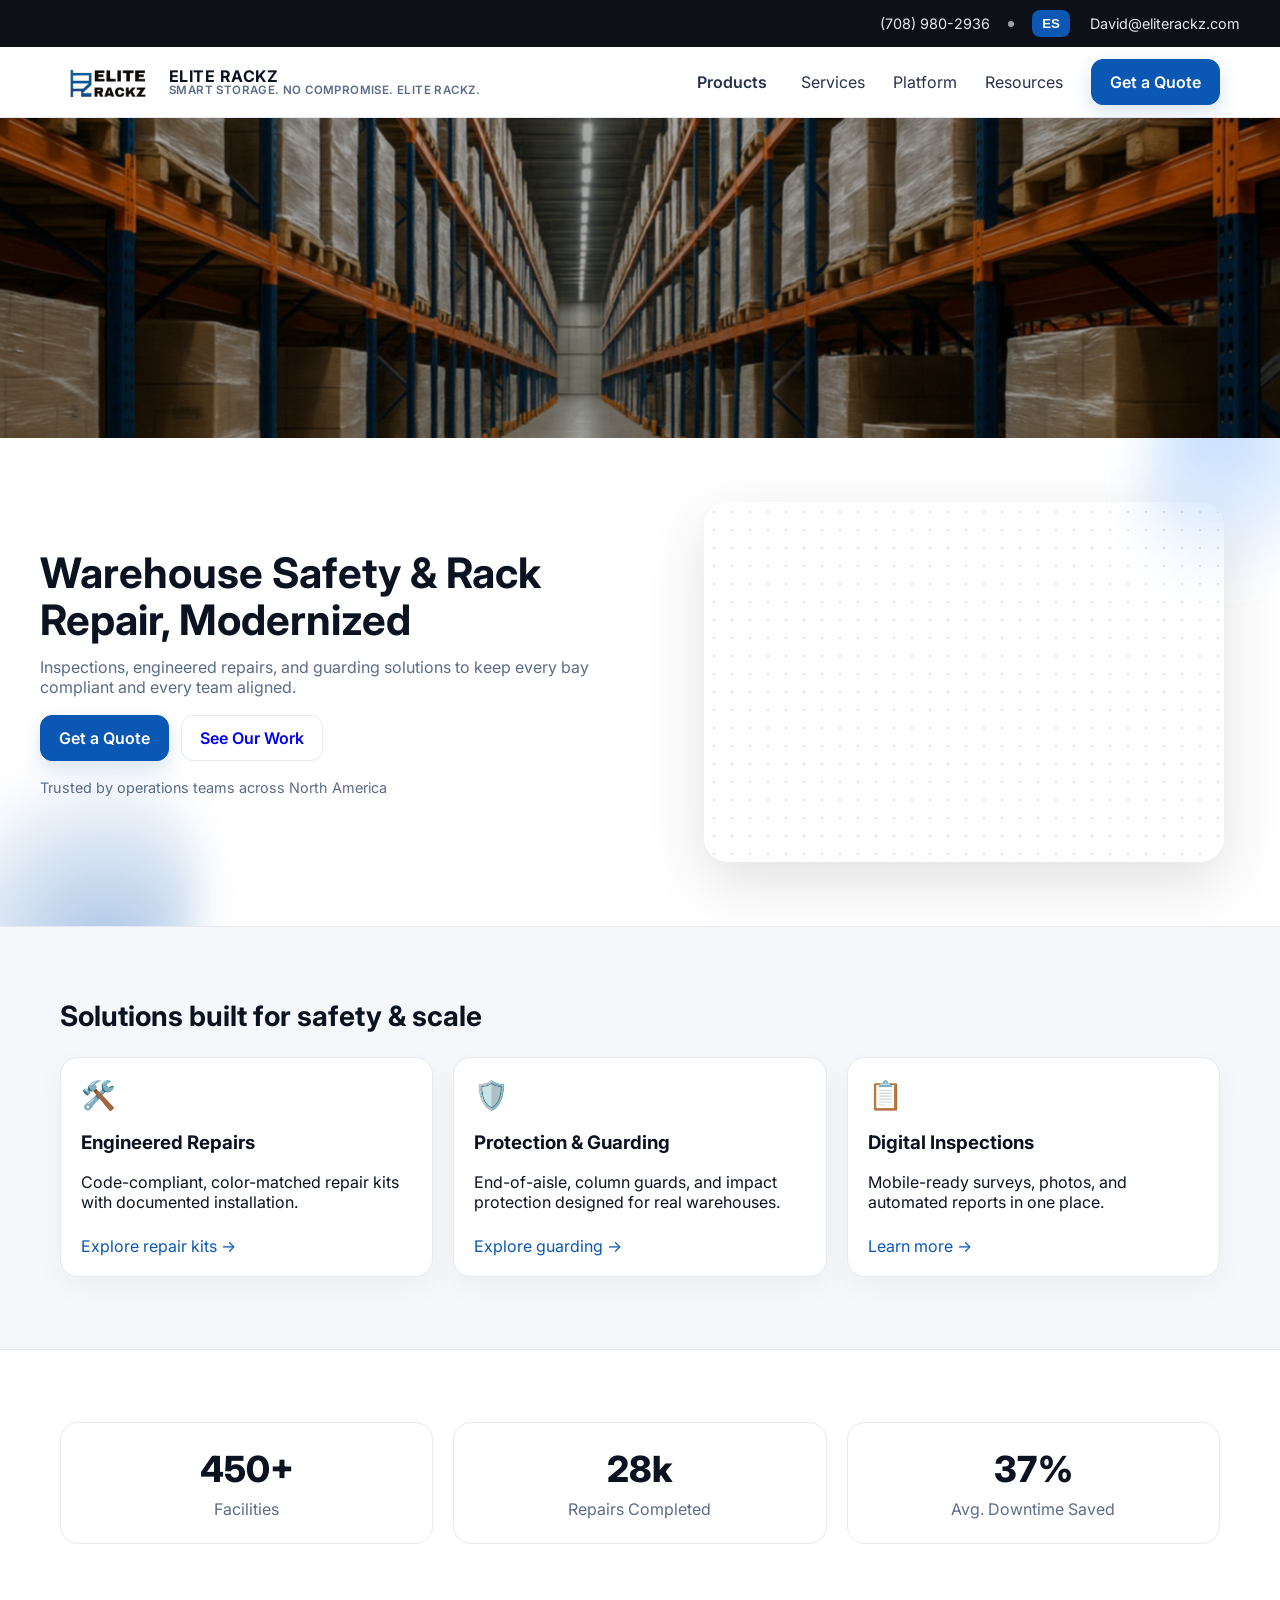
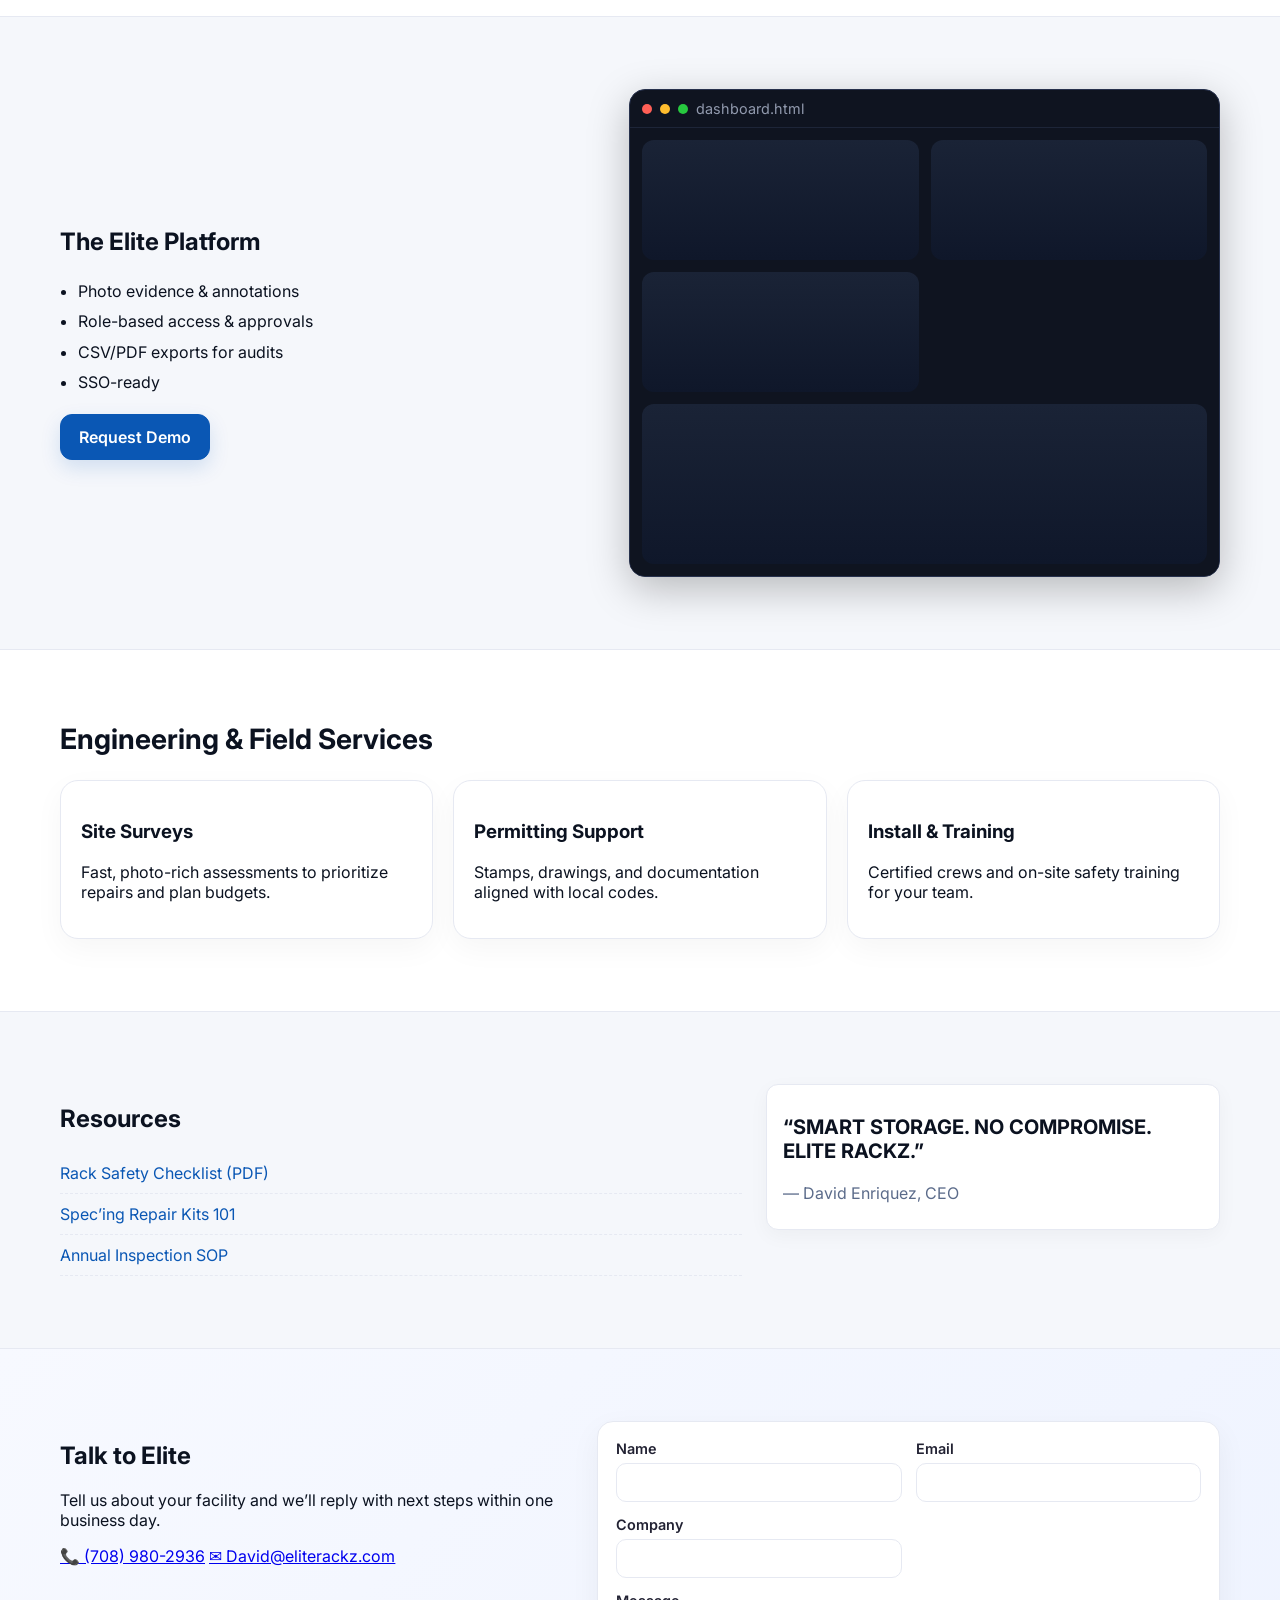
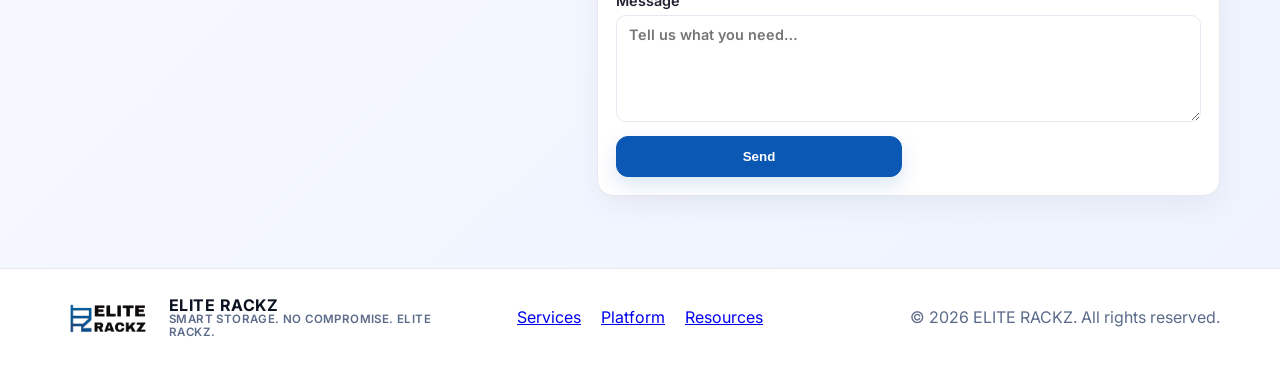
<file: index.html>
<!DOCTYPE html>
<html lang="en">
<head>
  <meta charset="utf-8" />
  <meta name="viewport" content="width=device-width, initial-scale=1" />
  <title>ELITE RACKZ — SMART STORAGE. NO COMPROMISE.</title>
  <link rel="preconnect" href="https://fonts.googleapis.com">
  <link rel="preconnect" href="https://fonts.gstatic.com" crossorigin>
  <link href="https://fonts.googleapis.com/css2?family=Inter:wght@400;500;600;700;800&display=swap" rel="stylesheet">
  <link rel="stylesheet" href="styles.css" />
</head>
<body>
  
  <div class="topbar">
    <div class="container topbar-inner">
      <span></span>
      <div class="contact-mini">
        <a href="tel:(708) 980-2936">(708) 980-2936</a>
        <span class="dot"></span>
        <button id="lang-toggle" class="lang-btn" aria-label="Cambiar a Español">ES</button>
        <a href="mailto:David@eliterackz.com">David@eliterackz.com</a>
      </div>
    </div>
  </div>

  
  <header class="header" id="top">
    <div class="container nav">
      <div class="brand">
        <img src="assets/logo.png" alt="ELITE RACKZ logo" class="logo" />
        <div class="brand-stack">
          <span class="brand-name">ELITE RACKZ</span>
          <span class="brand-slogan">SMART STORAGE. NO COMPROMISE. ELITE RACKZ.</span>
        </div>
      </div>
      <nav class="navlinks">
        <div class="dropdown">
          <button type="button" class="dropbtn" data-dropdown="products">Products</button>
          <div class="dropdown-menu">
            <a href="repair-kits.html">Pallet Rack Repair Kits</a>
            <a href="guarding.html">Guarding</a>
          </div>
        </div>
        <a href="#services">Services</a>
        <a href="#platform">Platform</a>
        <a href="#resources">Resources</a>
        <a class="btn primary" href="#contact">Get a Quote</a>
      </nav>
      <button class="mobile-menu" aria-label="Open menu">
        <span></span><span></span><span></span>
      </button>
    </div>
  </header>
  <div class="drawer" id="drawer" aria-hidden="true">
    <div class="drawer-group"><span>Products</span><a class="drawer-sublink" href="repair-kits.html">Pallet Rack Repair Kits</a><a class="drawer-sublink" href="guarding.html">Guarding</a></div>
    <a href="#services" class="drawer-link">Services</a>
    <a href="#platform" class="drawer-link">Platform</a>
    <a href="#resources" class="drawer-link">Resources</a>
    <a href="#contact" class="btn primary drawer-cta">Get a Quote</a>
  </div>

  <section class="hero-header" style="background-image:url('assets/warehouse-header-blur.jpg')">
    <div class="overlay"></div>
  </section>
  <section class="hero">
    <div class="container hero-inner">
      <div class="hero-copy aos">
        <h1>Warehouse Safety & Rack Repair, Modernized</h1>
        <p>Inspections, engineered repairs, and guarding solutions to keep every bay compliant and every team aligned.</p>
        <div class="hero-ctas">
          <a class="btn primary" href="#contact">Get a Quote</a>
          <a class="btn ghost" href="#platform">See Our Work</a>
        </div>
        <p class="trustline">Trusted by operations teams across North America</p>
      </div>
      <div class="hero-art aos" aria-hidden="true">
        <div class="glass-card">
          <div class="glass-line"></div>
          <div class="glass-line"></div>
          <div class="glass-line"></div>
          <div class="glass-grid"></div>
        </div>
      </div>
    </div>
    <div class="orb orb-a"></div>
    <div class="orb orb-b"></div>
  </section>

  <section id="solutions" class="section alt">
    <div class="container">
      <h2 class="section-title aos">Solutions built for safety & scale</h2>
      <div class="cards">
        <div class="card aos">
          <div class="icon">🛠️</div>
          <h3>Engineered Repairs</h3>
          <p>Code-compliant, color-matched repair kits with documented installation.</p>
          <a href="repair-kits.html" class="link">Explore repair kits →</a>
        </div>
        <div class="card aos">
          <div class="icon">🛡️</div>
          <h3>Protection & Guarding</h3>
          <p>End-of-aisle, column guards, and impact protection designed for real warehouses.</p>
          <a href="guarding.html" class="link">Explore guarding →</a>
        </div>
        <div class="card aos">
          <div class="icon">📋</div>
          <h3>Digital Inspections</h3>
          <p>Mobile-ready surveys, photos, and automated reports in one place.</p>
          <a href="#platform" class="link">Learn more →</a>
        </div>
      </div>
    </div>
  </section>

  <section class="section">
    <div class="container stats">
      <div class="stat aos"><div class="value">450+</div><div class="label">Facilities</div></div>
      <div class="stat aos"><div class="value">28k</div><div class="label">Repairs Completed</div></div>
      <div class="stat aos"><div class="value">37%</div><div class="label">Avg. Downtime Saved</div></div>
    </div>
  </section>

  <section id="platform" class="section alt">
    <div class="container platform">
      <div class="platform-copy aos">
        <h2>The Elite Platform</h2>
        <ul class="bullets">
          <li>Photo evidence & annotations</li>
          <li>Role-based access & approvals</li>
          <li>CSV/PDF exports for audits</li>
          <li>SSO-ready</li>
        </ul>
        <a href="#contact" class="btn primary">Request Demo</a>
      </div>
      <div class="platform-shot aos" aria-hidden="true">
        <div class="screen">
          <div class="titlebar"><span></span><span></span><span></span><em>dashboard.html</em></div>
          <div class="screen-grid">
            <div class="s-card"></div><div class="s-card"></div><div class="s-card"></div><div class="s-card wide"></div>
          </div>
        </div>
      </div>
    </div>
  </section>

  <section id="services" class="section">
    <div class="container">
      <h2 class="section-title aos">Engineering & Field Services</h2>
      <div class="cards">
        <div class="card aos"><h3>Site Surveys</h3><p>Fast, photo-rich assessments to prioritize repairs and plan budgets.</p></div>
        <div class="card aos"><h3>Permitting Support</h3><p>Stamps, drawings, and documentation aligned with local codes.</p></div>
        <div class="card aos"><h3>Install & Training</h3><p>Certified crews and on-site safety training for your team.</p></div>
      </div>
    </div>
  </section>

  <section id="resources" class="section alt">
    <div class="container resources">
      <div class="r-list aos">
        <h2>Resources</h2>
        <ul>
          <li><a href="#">Rack Safety Checklist (PDF)</a></li>
          <li><a href="#">Spec’ing Repair Kits 101</a></li>
          <li><a href="#">Annual Inspection SOP</a></li>
        </ul>
      </div>
      <div class="r-cta aos">
        <div class="quote">
          <p class="lead">“SMART STORAGE. NO COMPROMISE. ELITE RACKZ.”</p>
          <p class="byline">— David Enriquez, CEO</p>
        </div>
      </div>
    </div>
  </section>

  <section id="contact" class="section contact">
    <div class="container contact-inner aos">
      <div class="contact-copy">
        <h2>Talk to Elite</h2>
        <p>Tell us about your facility and we’ll reply with next steps within one business day.</p>
        <div class="contact-points">
          <a href="tel:(708) 980-2936">📞 (708) 980-2936</a>
          <a href="mailto:David@eliterackz.com">✉️ David@eliterackz.com</a>
        </div>
      </div>
      <form class="contact-form" name="contact" method="POST" data-netlify="true">
        <input type="hidden" name="form-name" value="contact">
        <label> Name <input type="text" name="name" required> </label>
        <label> Email <input type="email" name="email" required> </label>
        <label> Company <input type="text" name="company"> </label>
        <label class="full"> Message <textarea name="message" rows="5" placeholder="Tell us what you need…"></textarea> </label>
        <button class="btn primary" type="submit">Send</button>
      </form>
    </div>
  </section>

  
  <footer class="footer">
    <div class="container foot">
      <div class="brand">
        <img src="assets/logo.png" alt="ELITE RACKZ logo" class="logo" />
        <div class="brand-stack">
          <span class="brand-name">ELITE RACKZ</span>
          <span class="brand-slogan">SMART STORAGE. NO COMPROMISE. ELITE RACKZ.</span>
        </div>
      </div>
      <div class="foot-nav">
        <a href="#services">Services</a>
        <a href="#platform">Platform</a>
        <a href="#resources">Resources</a>
      </div>
      <div class="copy">© <span id="year"></span> ELITE RACKZ. All rights reserved.</div>
    </div>
  </footer>

  <script src="script.js"></script>
</body>
</html>
</file>
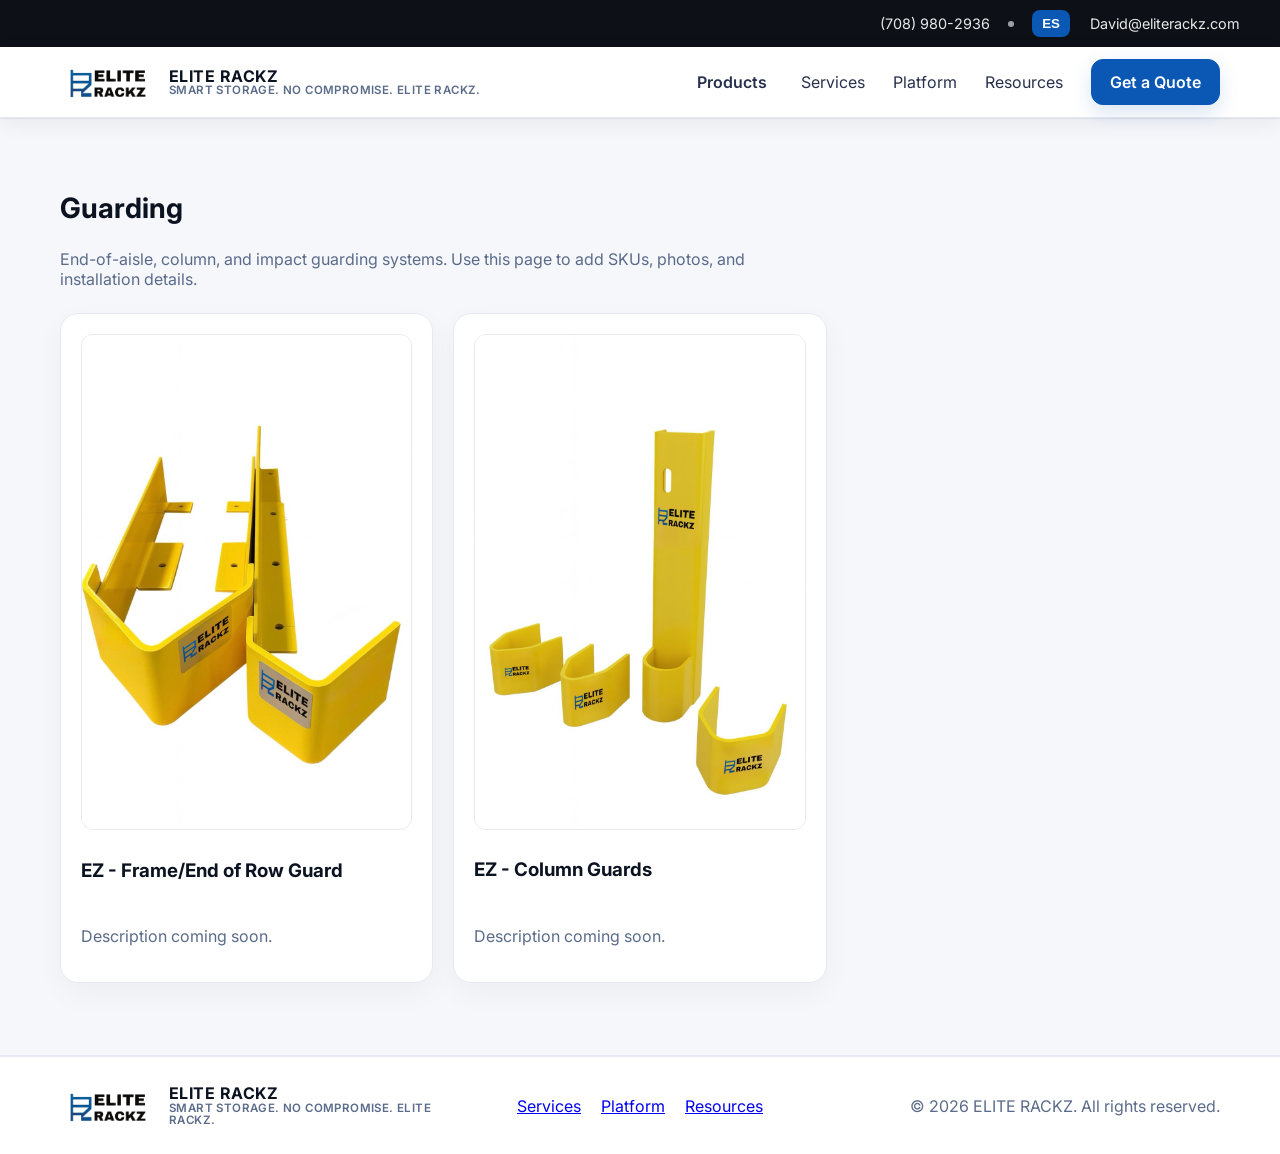
<file: guarding.html>
<!DOCTYPE html>
<html lang="en"><head><meta charset="utf-8"><meta name="viewport" content="width=device-width, initial-scale=1">
<title>Guarding — ELITE RACKZ</title>
<link rel="preconnect" href="https://fonts.googleapis.com"><link rel="preconnect" href="https://fonts.gstatic.com" crossorigin>
<link href="https://fonts.googleapis.com/css2?family=Inter:wght@400;500;600;700;800&display=swap" rel="stylesheet">
<link rel="stylesheet" href="styles.css"></head>
<body>
  
  <div class="topbar">
    <div class="container topbar-inner">
      <span></span>
      <div class="contact-mini">
        <a href="tel:(708) 980-2936">(708) 980-2936</a>
        <span class="dot"></span>
        <button id="lang-toggle" class="lang-btn" aria-label="Cambiar a Español">ES</button>
        <a href="mailto:David@eliterackz.com">David@eliterackz.com</a>
      </div>
    </div>
  </div>

  
  <header class="header" id="top">
    <div class="container nav">
      <div class="brand">
        <img src="assets/logo.png" alt="ELITE RACKZ logo" class="logo" />
        <div class="brand-stack">
          <span class="brand-name">ELITE RACKZ</span>
          <span class="brand-slogan">SMART STORAGE. NO COMPROMISE. ELITE RACKZ.</span>
        </div>
      </div>
      <nav class="navlinks">
        <div class="dropdown">
          <button type="button" class="dropbtn" data-dropdown="products">Products</button>
          <div class="dropdown-menu">
            <a href="repair-kits.html">Pallet Rack Repair Kits</a>
            <a href="guarding.html">Guarding</a>
          </div>
        </div>
        <a href="#services">Services</a>
        <a href="#platform">Platform</a>
        <a href="#resources">Resources</a>
        <a class="btn primary" href="#contact">Get a Quote</a>
      </nav>
      <button class="mobile-menu" aria-label="Open menu">
        <span></span><span></span><span></span>
      </button>
    </div>
  </header>
  <div class="drawer" id="drawer" aria-hidden="true">
    <div class="drawer-group"><span>Products</span><a class="drawer-sublink" href="repair-kits.html">Pallet Rack Repair Kits</a><a class="drawer-sublink" href="guarding.html">Guarding</a></div>
    <a href="#services" class="drawer-link">Services</a>
    <a href="#platform" class="drawer-link">Platform</a>
    <a href="#resources" class="drawer-link">Resources</a>
    <a href="#contact" class="btn primary drawer-cta">Get a Quote</a>
  </div>

  <section class="section alt">
    <div class="container">
      <h1 class="section-title">Guarding</h1>
      <p style="max-width:760px;color:var(--muted)">End-of-aisle, column, and impact guarding systems. Use this page to add SKUs, photos, and installation details.</p>
      <div class="cards products" style="margin-top:24px">
        <div class="card product">
          <img src="assets/ez-frame-end-of-row-guard.jpg" alt="EZ - Frame/End of Row Guard" class="pimg" />
          <h3>EZ - Frame/End of Row Guard</h3>
          <p class="pdesc">Description coming soon.</p>
        </div>
        <div class="card product">
          <img src="assets/ez-column-guards.jpg" alt="EZ - Column Guards" class="pimg" />
          <h3>EZ - Column Guards</h3>
          <p class="pdesc">Description coming soon.</p>
        </div>
      </div>
    </div>
  </section>
  
  <footer class="footer">
    <div class="container foot">
      <div class="brand">
        <img src="assets/logo.png" alt="ELITE RACKZ logo" class="logo" />
        <div class="brand-stack">
          <span class="brand-name">ELITE RACKZ</span>
          <span class="brand-slogan">SMART STORAGE. NO COMPROMISE. ELITE RACKZ.</span>
        </div>
      </div>
      <div class="foot-nav">
        <a href="#services">Services</a>
        <a href="#platform">Platform</a>
        <a href="#resources">Resources</a>
      </div>
      <div class="copy">© <span id="year"></span> ELITE RACKZ. All rights reserved.</div>
    </div>
  </footer>

  <script src="script.js"></script>
</body></html>
</file>
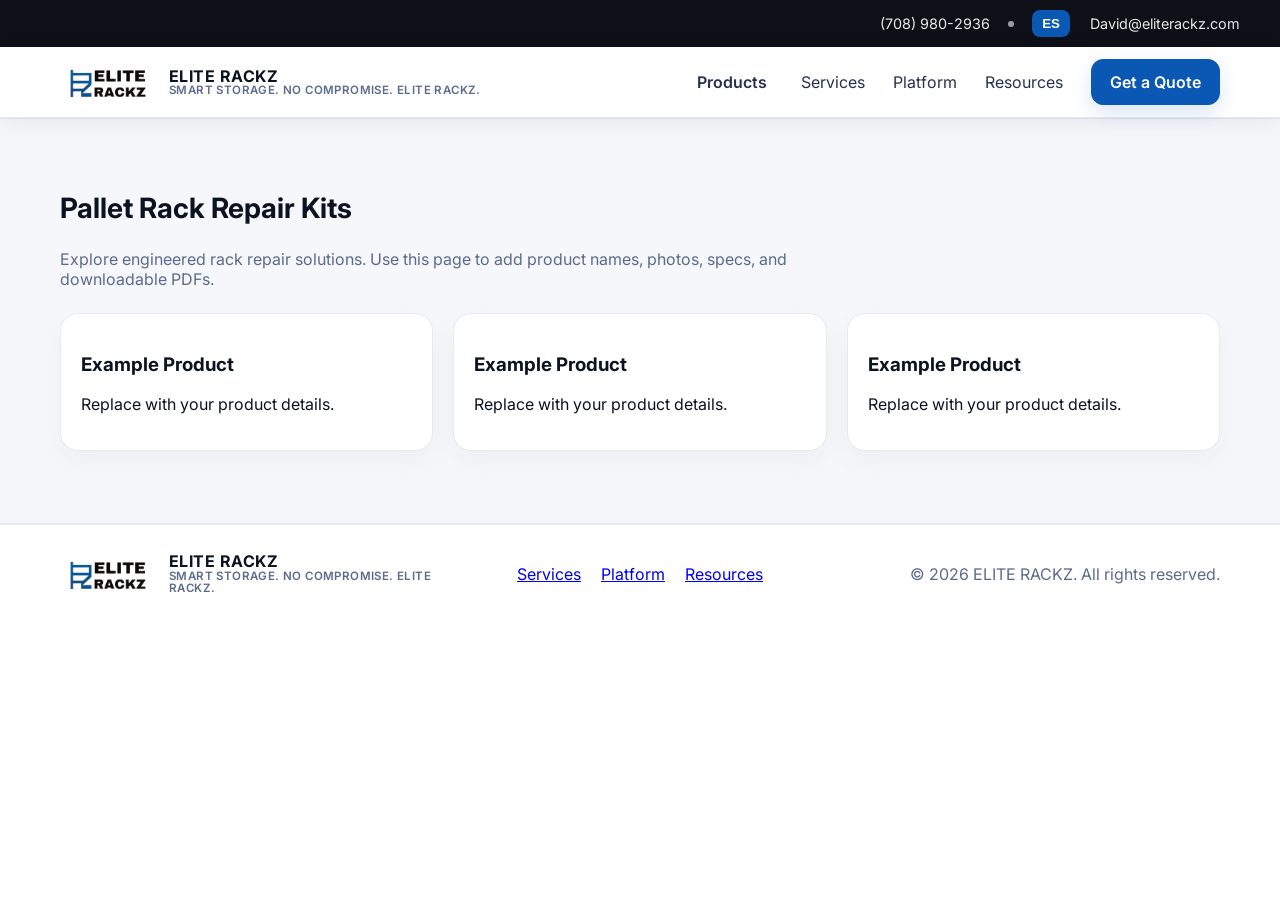
<file: repair-kits.html>
<!DOCTYPE html>
<html lang="en"><head><meta charset="utf-8"><meta name="viewport" content="width=device-width, initial-scale=1">
<title>Pallet Rack Repair Kits — ELITE RACKZ</title>
<link rel="preconnect" href="https://fonts.googleapis.com"><link rel="preconnect" href="https://fonts.gstatic.com" crossorigin>
<link href="https://fonts.googleapis.com/css2?family=Inter:wght@400;500;600;700;800&display=swap" rel="stylesheet">
<link rel="stylesheet" href="styles.css"></head>
<body>
  
  <div class="topbar">
    <div class="container topbar-inner">
      <span></span>
      <div class="contact-mini">
        <a href="tel:(708) 980-2936">(708) 980-2936</a>
        <span class="dot"></span>
        <button id="lang-toggle" class="lang-btn" aria-label="Cambiar a Español">ES</button>
        <a href="mailto:David@eliterackz.com">David@eliterackz.com</a>
      </div>
    </div>
  </div>

  
  <header class="header" id="top">
    <div class="container nav">
      <div class="brand">
        <img src="assets/logo.png" alt="ELITE RACKZ logo" class="logo" />
        <div class="brand-stack">
          <span class="brand-name">ELITE RACKZ</span>
          <span class="brand-slogan">SMART STORAGE. NO COMPROMISE. ELITE RACKZ.</span>
        </div>
      </div>
      <nav class="navlinks">
        <div class="dropdown">
          <button type="button" class="dropbtn" data-dropdown="products">Products</button>
          <div class="dropdown-menu">
            <a href="repair-kits.html">Pallet Rack Repair Kits</a>
            <a href="guarding.html">Guarding</a>
          </div>
        </div>
        <a href="#services">Services</a>
        <a href="#platform">Platform</a>
        <a href="#resources">Resources</a>
        <a class="btn primary" href="#contact">Get a Quote</a>
      </nav>
      <button class="mobile-menu" aria-label="Open menu">
        <span></span><span></span><span></span>
      </button>
    </div>
  </header>
  <div class="drawer" id="drawer" aria-hidden="true">
    <div class="drawer-group"><span>Products</span><a class="drawer-sublink" href="repair-kits.html">Pallet Rack Repair Kits</a><a class="drawer-sublink" href="guarding.html">Guarding</a></div>
    <a href="#services" class="drawer-link">Services</a>
    <a href="#platform" class="drawer-link">Platform</a>
    <a href="#resources" class="drawer-link">Resources</a>
    <a href="#contact" class="btn primary drawer-cta">Get a Quote</a>
  </div>

  <section class="section alt">
    <div class="container">
      <h1 class="section-title">Pallet Rack Repair Kits</h1>
      <p style="max-width:760px;color:var(--muted)">Explore engineered rack repair solutions. Use this page to add product names, photos, specs, and downloadable PDFs.</p>
      <div class="cards" style="margin-top:24px">
        <div class="card"><h3>Example Product</h3><p>Replace with your product details.</p></div>
        <div class="card"><h3>Example Product</h3><p>Replace with your product details.</p></div>
        <div class="card"><h3>Example Product</h3><p>Replace with your product details.</p></div>
      </div>
    </div>
  </section>
  
  <footer class="footer">
    <div class="container foot">
      <div class="brand">
        <img src="assets/logo.png" alt="ELITE RACKZ logo" class="logo" />
        <div class="brand-stack">
          <span class="brand-name">ELITE RACKZ</span>
          <span class="brand-slogan">SMART STORAGE. NO COMPROMISE. ELITE RACKZ.</span>
        </div>
      </div>
      <div class="foot-nav">
        <a href="#services">Services</a>
        <a href="#platform">Platform</a>
        <a href="#resources">Resources</a>
      </div>
      <div class="copy">© <span id="year"></span> ELITE RACKZ. All rights reserved.</div>
    </div>
  </footer>

  <script src="script.js"></script>
</body></html>
</file>
<file: styles.css>
:root{
  --bg:#ffffff; --text:#0b1220; --muted:#5b6b8a; --line:#e6e9f2;
  --brand:#0A57B4; --brand-2:#0d1117; --light:#f5f7fb;
}
*{box-sizing:border-box} html,body{margin:0;padding:0;font-family:Inter,system-ui,Arial,sans-serif;background:var(--bg);color:var(--text)}
.container{max-width:1200px;margin:0 auto;padding:0 20px}
.topbar{background:var(--brand-2);color:#fff;font-size:.9rem}
.topbar-inner{display:flex;justify-content:space-between;align-items:center;padding:10px 0}
.contact-mini a{color:#fff;text-decoration:none;opacity:.9}
.contact-mini a:hover{opacity:1}
.contact-mini .dot{display:inline-block;width:6px;height:6px;background:#fff;border-radius:50%;margin:0 8px;opacity:.6}
.header{position:sticky;top:0;z-index:50;background:rgba(255,255,255,.85);backdrop-filter:saturate(180%) blur(10px);border-bottom:1px solid var(--line)}
.nav{display:flex;align-items:center;justify-content:space-between;height:70px}
.brand{display:flex;align-items:center;gap:10px}
.logo{height:36px;width:auto}
.brand-stack{display:flex;flex-direction:column;line-height:1.05}
.brand-name{font-weight:700;letter-spacing:.5px}
.brand-slogan{font-size:.72rem;color:#5b6b8a;font-weight:600;letter-spacing:.4px}
.navlinks{display:flex;gap:28px;align-items:center}
.navlinks a{color:#27314d;text-decoration:none}
.navlinks a:hover{color:#000}
.btn{display:inline-block;padding:12px 18px;border-radius:12px;border:1px solid var(--line);text-decoration:none;font-weight:600}
.btn.primary{background:var(--brand);color:#fff;border-color:var(--brand);box-shadow:0 8px 20px rgba(10,87,180,.15)}
.btn.ghost{background:#fff}
.mobile-menu{display:none;background:transparent;border:0;cursor:pointer}
.mobile-menu span{display:block;width:26px;height:2px;background:#111;margin:6px 0;border-radius:2px}
.drawer{position:fixed;inset:70px 0 auto auto;background:#fff;border-bottom:1px solid var(--line);display:none;flex-direction:column;padding:16px 20px;gap:12px;z-index:40}
.drawer .drawer-link{color:#111;text-decoration:none;padding:8px 0}
.drawer .drawer-cta{margin-top:8px}
.drawer-group{display:flex;flex-direction:column;gap:6px;border-top:1px dashed var(--line);padding-top:10px;margin-top:10px}
.drawer-group > span{font-weight:700;color:#111}
.drawer-sublink{padding-left:8px;color:#27314d;text-decoration:none}
.dropdown{position:relative}
.dropbtn{background:transparent;border:0;font:inherit;color:#27314d;cursor:pointer;font-weight:600}
.dropdown-menu{position:absolute;top:calc(100% + 12px);left:0;background:#fff;border:1px solid var(--line);border-radius:12px;box-shadow:0 14px 30px rgba(0,0,0,.08);padding:8px;display:none;min-width:240px;z-index:60}
.dropdown-menu a{display:block;padding:10px 12px;border-radius:8px;color:#111;text-decoration:none}
.dropdown-menu a:hover{background:#f6f8fc}
.dropdown:hover .dropdown-menu{display:block}
.dropdown.open .dropdown-menu{display:block}
/* Blurred full-width header */
.hero-header{position:relative;width:100%;height:320px;background-size:cover;background-position:center;display:flex;align-items:center;justify-content:center;overflow:hidden}
.hero-header .overlay{position:absolute;inset:0;background:rgba(0,0,0,0.35)}
.hero{position:relative;overflow:hidden}
.hero-inner{display:grid;grid-template-columns:1.1fr 1fr;gap:40px;align-items:center;padding:64px 0}
.hero h1{font-size:42px;line-height:1.1;margin:0 0 14px}
.hero p{color:var(--muted);margin:0 0 18px}
.hero-ctas{display:flex;gap:12px;margin:18px 0}
.trustline{font-size:.9rem;color:#6f7b96}
.hero-art{display:flex;justify-content:center}
.glass-card{position:relative;width:100%;max-width:520px;height:360px;border-radius:24px;background:linear-gradient(135deg,rgba(255,255,255,.45),rgba(255,255,255,.25));backdrop-filter:blur(8px);box-shadow:0 20px 60px rgba(0,0,0,.12);overflow:hidden;border:1px solid rgba(255,255,255,.4)}
.glass-line{position:absolute;left:-20%;width:140%;height:1px;background:linear-gradient(90deg,transparent,rgba(255,255,255,.8),transparent);animation:sweep 6s linear infinite}
.glass-line:nth-child(1){top:25%}
.glass-line:nth-child(2){top:50%;animation-delay:2s}
.glass-line:nth-child(3){top:75%;animation-delay:4s}
.glass-grid{position:absolute;inset:0;background-image:radial-gradient(rgba(13,17,23,.12) 1px, transparent 1px);background-size:18px 18px}
@keyframes sweep{to{transform:translateX(20%)}}
.orb{position:absolute;border-radius:50%;filter:blur(20px);opacity:.35;pointer-events:none}
.orb-a{right:-120px;top:-80px;width:260px;height:260px;background:radial-gradient(circle at 30% 30%, #5aa0ff, transparent 60%)}
.orb-b{left:-120px;bottom:-120px;width:320px;height:320px;background:radial-gradient(circle at 70% 70%, #0A57B4, transparent 60%)}
.section{padding:72px 0}
.section.alt{background:var(--light);border-top:1px solid var(--line);border-bottom:1px solid var(--line)}
.section-title{font-size:28px;margin:0 0 24px}
.cards{display:grid;grid-template-columns:repeat(3,1fr);gap:20px}
.card{background:#fff;border:1px solid var(--line);border-radius:18px;padding:20px;box-shadow:0 10px 30px rgba(0,0,0,.04)}
.card .icon{font-size:28px;margin-bottom:6px}
.card .link{display:inline-block;margin-top:8px;color:var(--brand);text-decoration:none}
.stats{display:grid;grid-template-columns:repeat(3,1fr);gap:20px}
.stat{border:1px solid var(--line);border-radius:18px;padding:24px;text-align:center;background:#fff}
.stat .value{font-weight:800;font-size:36px}
.stat .label{color:var(--muted);margin-top:8px}
.platform{display:grid;grid-template-columns:1fr 1.1fr;gap:32px;align-items:center}
.platform .bullets{padding-left:18px;line-height:1.9}
.screen{background:#0f1420;border-radius:16px;border:1px solid #27314d;box-shadow:0 12px 40px rgba(0,0,0,.25);overflow:hidden}
.titlebar{display:flex;align-items:center;gap:8px;padding:10px 12px;border-bottom:1px solid #1d2538;color:#c9d3ea;font-size:.9rem}
.titlebar span{width:10px;height:10px;border-radius:50%;display:inline-block}
.titlebar span:nth-child(1){background:#ff5f56}
.titlebar span:nth-child(2){background:#ffbd2e}
.titlebar span:nth-child(3){background:#27c93f}
.titlebar em{opacity:.7;font-style:normal}
.screen-grid{display:grid;grid-template-columns:1fr 1fr;gap:12px;padding:12px;background:#0f1420}
.s-card{height:120px;border-radius:12px;background:linear-gradient(180deg,#1a2336,#0f172a)}
.s-card.wide{grid-column:1/-1;height:160px}
.resources{display:grid;grid-template-columns:1.2fr .8fr;gap:24px;align-items:start}
.r-list ul{margin:12px 0 0 0;padding:0;list-style:none}
.r-list li{padding:10px 0;border-bottom:1px dashed var(--line)}
.r-list a{color:#0A57B4;text-decoration:none}
.r-cta .quote{border-left:4px solid var(--brand);padding:10px 16px;background:#fff;border-radius:12px;border:1px solid var(--line);box-shadow:0 6px 20px rgba(0,0,0,.04)}
.lead{font-weight:700;font-size:20px}
.byline{color:var(--muted)}
.contact{background:linear-gradient(135deg,#f7f9ff,#eef3ff)}
.contact-inner{display:grid;grid-template-columns:.9fr 1.1fr;gap:28px;align-items:start}
.contact-form{display:grid;grid-template-columns:1fr 1fr;gap:14px;background:#fff;border:1px solid var(--line);border-radius:16px;padding:18px;box-shadow:0 10px 30px rgba(0,0,0,.05)}
.contact-form label{display:flex;flex-direction:column;font-weight:600;font-size:.9rem;color:#223}
.contact-form input,.contact-form textarea{margin-top:6px;padding:10px 12px;border-radius:10px;border:1px solid var(--line);font:inherit}
.contact-form .full{grid-column:1/-1}
.footer{border-top:1px solid var(--line);padding:28px 0;background:#fff}
.foot{display:grid;grid-template-columns:1fr 1fr 1fr;gap:20px;align-items:center}
.foot-nav{display:flex;gap:20px;justify-content:center}
.copy{text-align:right;color:var(--muted)}
.aos{opacity:0;transform:translateY(16px);transition:opacity .6s ease, transform .6s ease}
.aos.in{opacity:1;transform:translateY(0)}
@media (max-width: 980px){
  .navlinks{display:none}
  .mobile-menu{display:block}
  .hero-inner{grid-template-columns:1fr}
  .cards{grid-template-columns:1fr}
  .stats{grid-template-columns:1fr}
  .platform{grid-template-columns:1fr}
  .resources{grid-template-columns:1fr}
  .contact-inner{grid-template-columns:1fr}
  .foot{grid-template-columns:1fr; text-align:center}
  .copy{text-align:center}
}
/* Product cards */
.products .product{display:flex;flex-direction:column;gap:10px}
.products .pimg{width:100%;height:auto;border-radius:12px;border:1px solid var(--line);object-fit:cover}
.products .pdesc{color:var(--muted)}

/* Translucent-at-top header; becomes solid after hero */
.header{transition:background-color .25s ease, box-shadow .25s ease}
.header.solid{background:#fff !important; box-shadow:0 6px 20px rgba(0,0,0,.06)}
/* ES language button */
.lang-btn{margin-right:10px;background:#0A57B4;color:#fff;border:0;border-radius:8px;padding:6px 10px;font-weight:700;cursor:pointer}
.lang-btn:hover{opacity:.9}
.contact-mini{display:flex;align-items:center;gap:10px}
</file>
